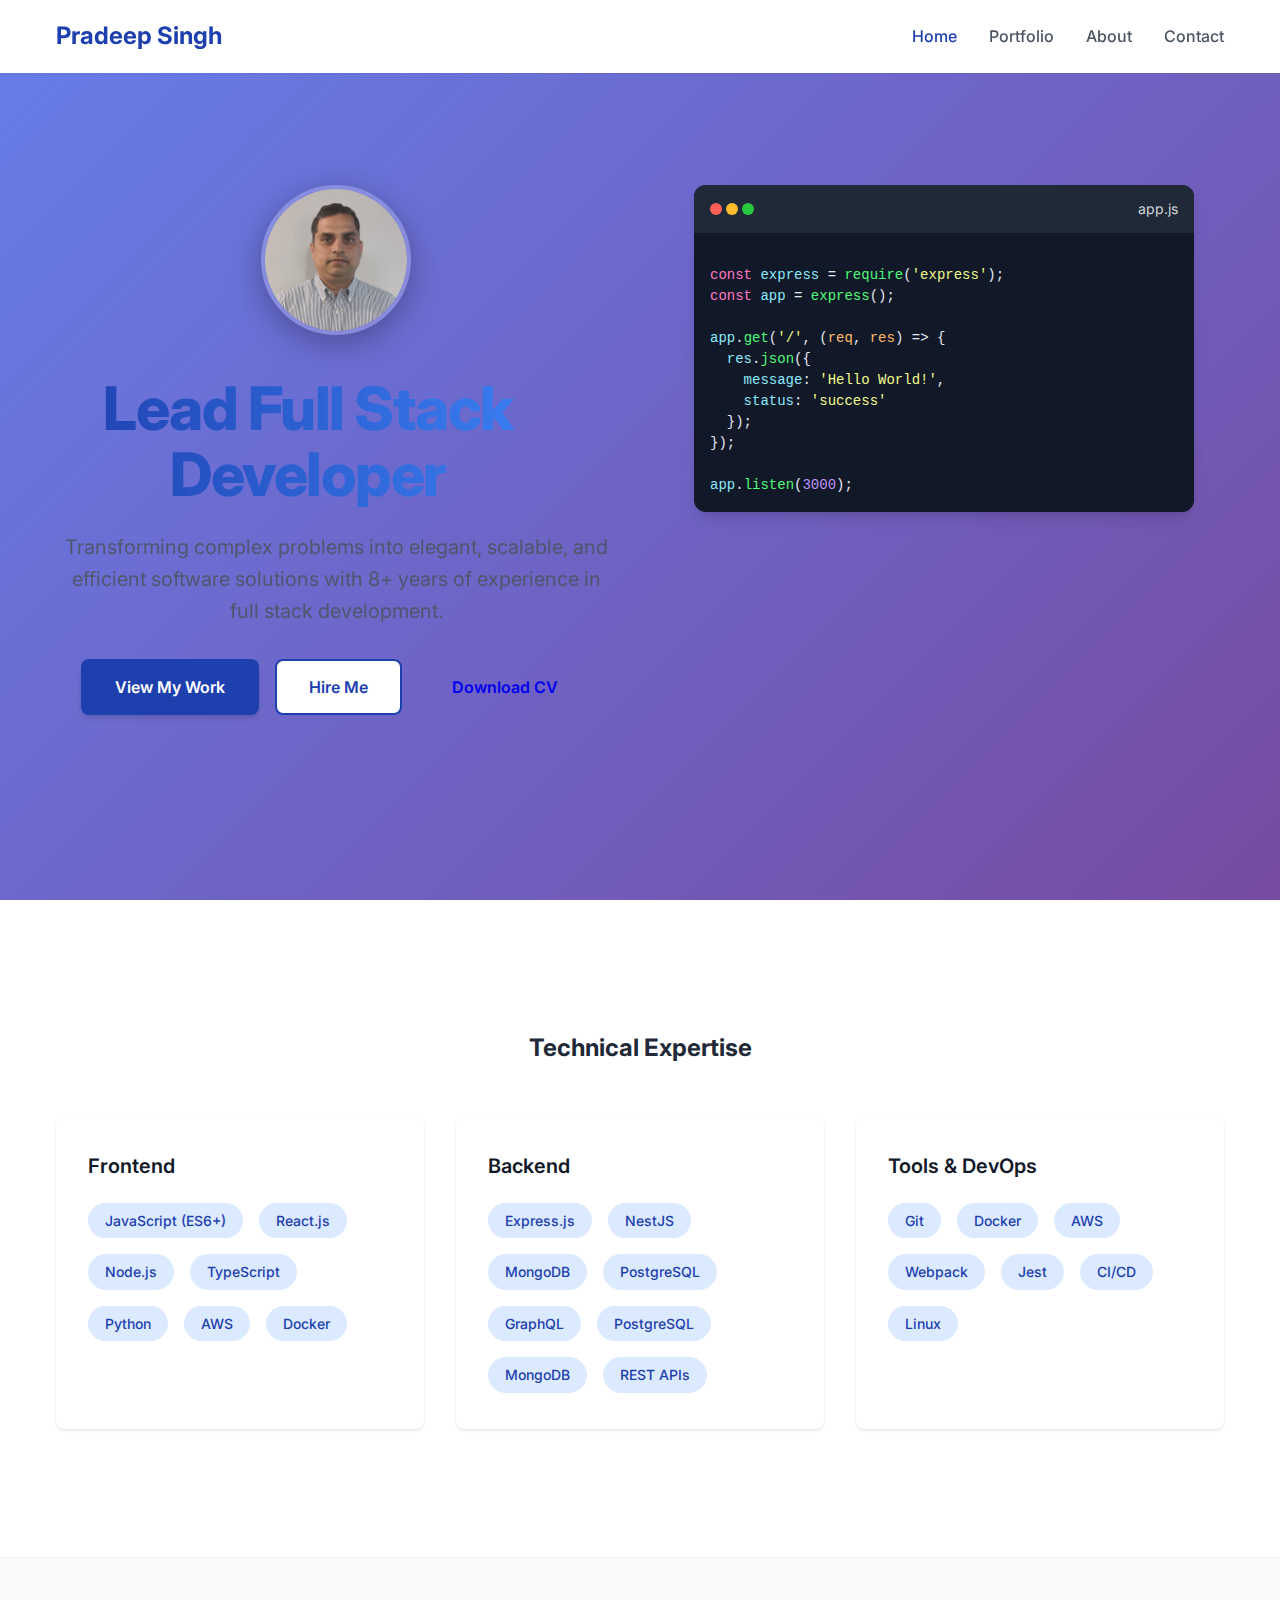
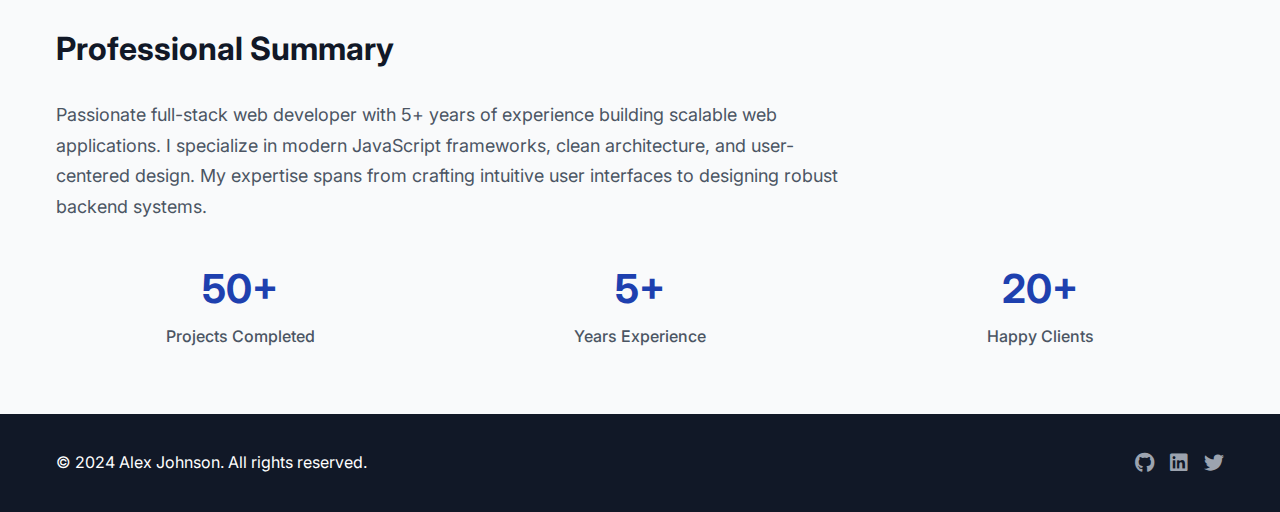
<file: index.html>
<!DOCTYPE html>
<html lang="en">
<head>
    <meta charset="UTF-8">
    <meta name="viewport" content="width=device-width, initial-scale=1.0">
    <title>Pradeep Singh - Lead Full Stack Developer</title>
    <link rel="stylesheet" href="styles.css">
    <link href="https://fonts.googleapis.com/css2?family=Inter:wght@300;400;500;600;700&display=swap" rel="stylesheet">
    <link rel="stylesheet" href="https://cdnjs.cloudflare.com/ajax/libs/font-awesome/6.0.0/css/all.min.css">
</head>
<body>
    <nav class="navbar">
        <div class="nav-container">
            <div class="nav-logo">
                <a href="index.html">Pradeep Singh</a>
            </div>
            <ul class="nav-menu">
                <li class="nav-item">
                    <a href="index.html" class="nav-link active">Home</a>
                </li>
                <li class="nav-item">
                    <a href="portfolio.html" class="nav-link">Portfolio</a>
                </li>
                <li class="nav-item">
                    <a href="about.html" class="nav-link">About</a>
                </li>
                <li class="nav-item">
                    <a href="contact.html" class="nav-link">Contact</a>
                </li>
            </ul>
            <div class="hamburger">
                <span class="bar"></span>
                <span class="bar"></span>
                <span class="bar"></span>
            </div>
        </div>
    </nav>

    <main>
        <section class="hero">
            <div class="container">
                <div class="hero-content">
                    <div class="hero-profile">
                        <img src="pradeep.jpg" alt="Pradeep Singh" class="hero-photo">
                    </div>
                    <h1 class="hero-title">Lead Full Stack Developer</h1>
                    <p class="hero-subtitle">Transforming complex problems into elegant, scalable, and efficient software solutions with 8+ years of experience in full stack development.</p>
                    <div class="hero-buttons">
                        <a href="portfolio.html" class="btn btn-primary">View My Work</a>
                        <a href="contact.html" class="btn btn-secondary">Hire Me</a>
                        <a href="Resume_Pradeep_Lead_upd.pdf" class="btn btn-outline" download>Download CV</a>
                    </div>
                </div>
                <div class="hero-image">
                    <div class="code-preview">
                        <div class="code-header">
                            <div class="code-dots">
                                <span></span>
                                <span></span>
                                <span></span>
                            </div>
                            <span class="code-title">app.js</span>
                        </div>
                        <div class="code-content">
                            <pre><code><span class="keyword">const</span> <span class="variable">express</span> = <span class="function">require</span>(<span class="string">'express'</span>);
<span class="keyword">const</span> <span class="variable">app</span> = <span class="function">express</span>();

<span class="variable">app</span>.<span class="method">get</span>(<span class="string">'/'</span>, (<span class="parameter">req</span>, <span class="parameter">res</span>) => {
  <span class="variable">res</span>.<span class="method">json</span>({
    <span class="property">message</span>: <span class="string">'Hello World!'</span>,
    <span class="property">status</span>: <span class="string">'success'</span>
  });
});

<span class="variable">app</span>.<span class="method">listen</span>(<span class="number">3000</span>);</code></pre>
                        </div>
                    </div>
                </div>
            </div>
        </section>

        <section class="skills">
            <div class="container">
                <h2 class="section-title">Technical Expertise</h2>
                <div class="skills-grid">
                    <div class="skill-category">
                        <h3>Frontend</h3>
                        <div class="skill-tags">
                            <span class="skill-tag">JavaScript (ES6+)</span>
                            <span class="skill-tag">React.js</span>
                            <span class="skill-tag">Node.js</span>
                            <span class="skill-tag">TypeScript</span>
                            <span class="skill-tag">Python</span>
                            <span class="skill-tag">AWS</span>
                            <span class="skill-tag">Docker</span>
                        </div>
                    </div>
                    <div class="skill-category">
                        <h3>Backend</h3>
                        <div class="skill-tags">
                            <span class="skill-tag">Express.js</span>
                            <span class="skill-tag">NestJS</span>
                            <span class="skill-tag">MongoDB</span>
                            <span class="skill-tag">PostgreSQL</span>
                            <span class="skill-tag">GraphQL</span>
                            <span class="skill-tag">PostgreSQL</span>
                            <span class="skill-tag">MongoDB</span>
                            <span class="skill-tag">REST APIs</span>
                        </div>
                    </div>
                    <div class="skill-category">
                        <h3>Tools & DevOps</h3>
                        <div class="skill-tags">
                            <span class="skill-tag">Git</span>
                            <span class="skill-tag">Docker</span>
                            <span class="skill-tag">AWS</span>
                            <span class="skill-tag">Webpack</span>
                            <span class="skill-tag">Jest</span>
                            <span class="skill-tag">CI/CD</span>
                            <span class="skill-tag">Linux</span>
                        </div>
                    </div>
                </div>
            </div>
        </section>

        <section class="summary">
            <div class="container">
                <div class="summary-content">
                    <h2>Professional Summary</h2>
                    <p>Passionate full-stack web developer with 5+ years of experience building scalable web applications. I specialize in modern JavaScript frameworks, clean architecture, and user-centered design. My expertise spans from crafting intuitive user interfaces to designing robust backend systems.</p>
                    <div class="summary-stats">
                        <div class="stat">
                            <span class="stat-number">50+</span>
                            <span class="stat-label">Projects Completed</span>
                        </div>
                        <div class="stat">
                            <span class="stat-number">5+</span>
                            <span class="stat-label">Years Experience</span>
                        </div>
                        <div class="stat">
                            <span class="stat-number">20+</span>
                            <span class="stat-label">Happy Clients</span>
                        </div>
                    </div>
                </div>
            </div>
        </section>
    </main>

    <footer class="footer">
        <div class="container">
            <div class="footer-content">
                <p>&copy; 2024 Alex Johnson. All rights reserved.</p>
                <div class="social-links">
                    <a href="#" class="social-link"><i class="fab fa-github"></i></a>
                    <a href="#" class="social-link"><i class="fab fa-linkedin"></i></a>
                    <a href="#" class="social-link"><i class="fab fa-twitter"></i></a>
                </div>
            </div>
        </div>
    </footer>

    <script src="script.js"></script>
</body>
</html>
</file>
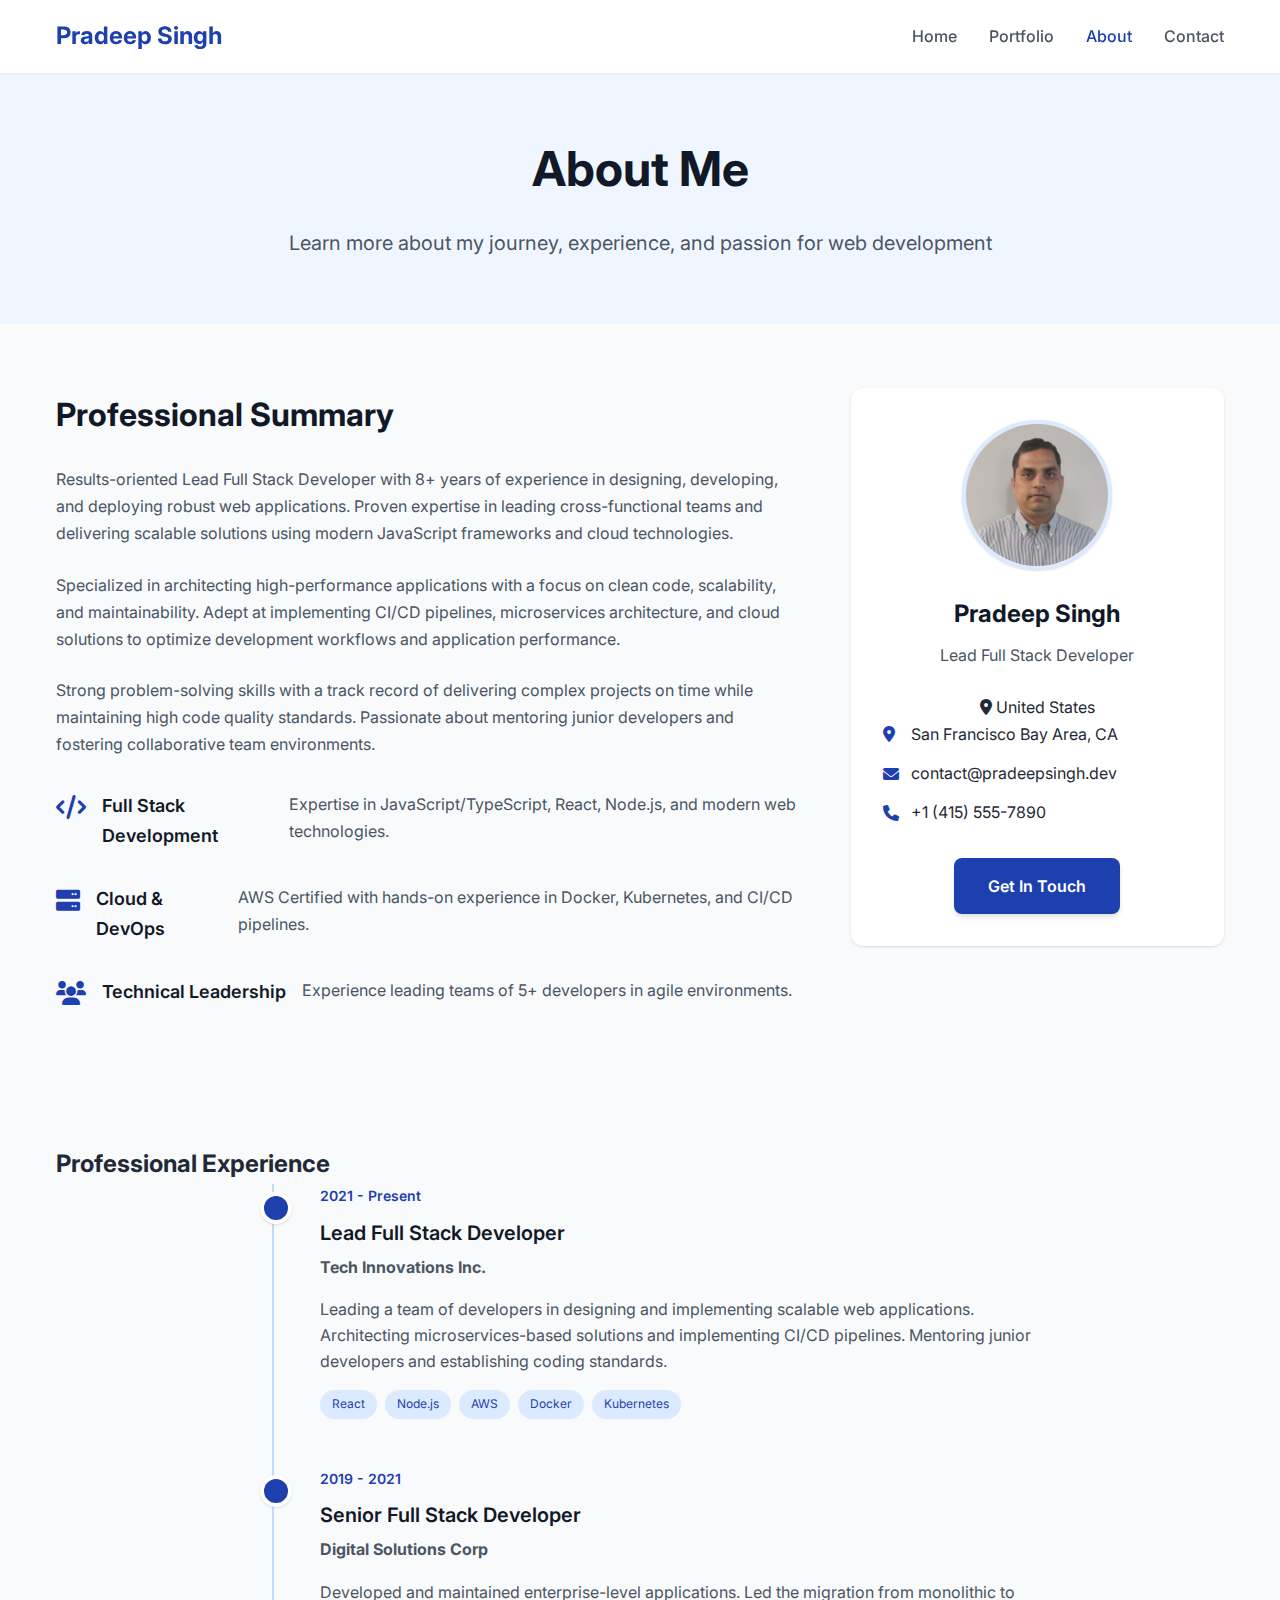
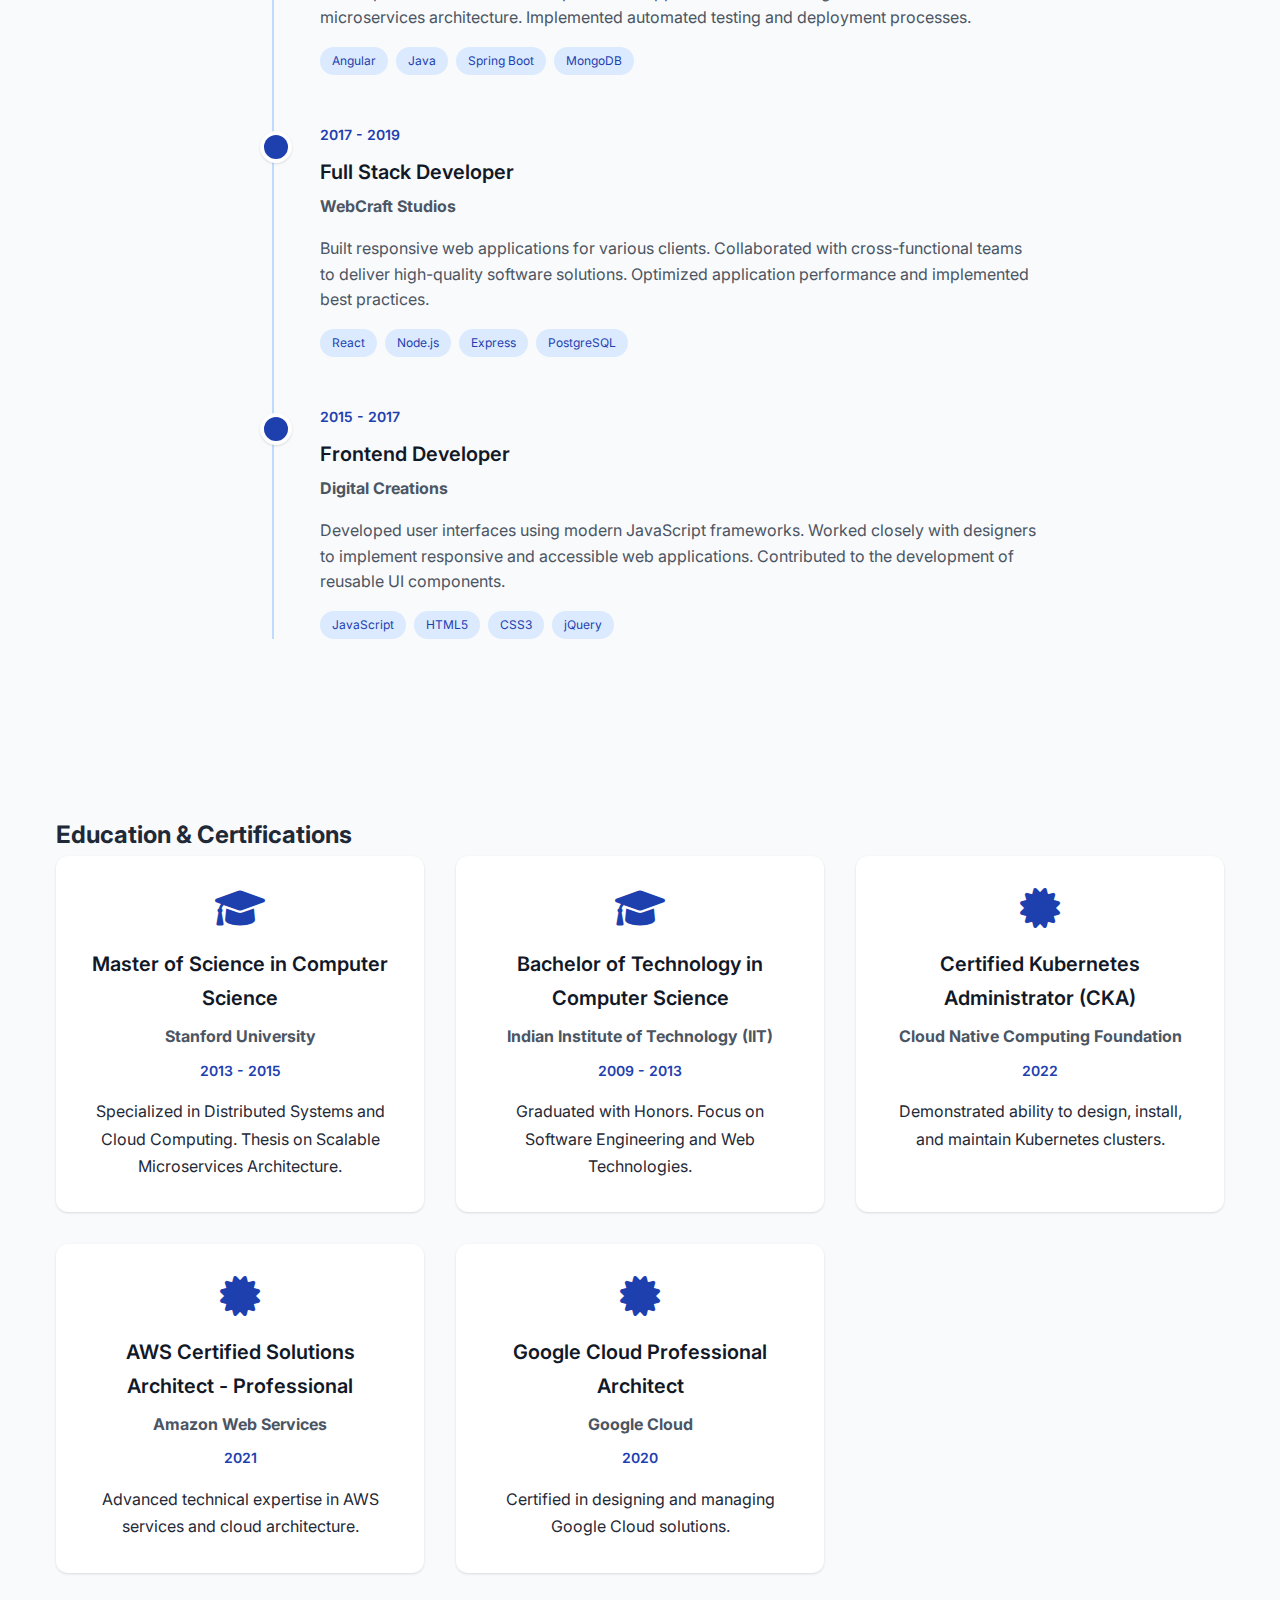
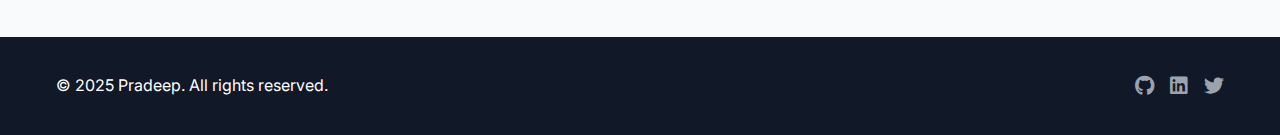
<file: about.html>
<!DOCTYPE html>
<html lang="en">
<head>
    <meta charset="UTF-8">
    <meta name="viewport" content="width=device-width, initial-scale=1.0">
    <title>About - Pradeep Singh</title>
    <link rel="stylesheet" href="styles.css">
    <link href="https://fonts.googleapis.com/css2?family=Inter:wght@300;400;500;600;700&display=swap" rel="stylesheet">
    <link rel="stylesheet" href="https://cdnjs.cloudflare.com/ajax/libs/font-awesome/6.0.0/css/all.min.css">
</head>
<body>
    <nav class="navbar">
        <div class="nav-container">
            <div class="nav-logo">
                <a href="index.html">Pradeep Singh</a>
            </div>
            <ul class="nav-menu">
                <li class="nav-item">
                    <a href="index.html" class="nav-link">Home</a>
                </li>
                <li class="nav-item">
                    <a href="portfolio.html" class="nav-link">Portfolio</a>
                </li>
                <li class="nav-item">
                    <a href="about.html" class="nav-link active">About</a>
                </li>
                <li class="nav-item">
                    <a href="contact.html" class="nav-link">Contact</a>
                </li>
            </ul>
            <div class="hamburger">
                <span class="bar"></span>
                <span class="bar"></span>
                <span class="bar"></span>
            </div>
        </div>
    </nav>

    <main>
        <section class="page-header">
            <div class="container">
                <h1>About Me</h1>
                <p>Learn more about my journey, experience, and passion for web development</p>
            </div>
        </section>

        <section class="about-content">
            <div class="container">
                <div class="about-grid">
                    <div class="about-text">
                        <h2>Professional Summary</h2>
                        <p>Results-oriented Lead Full Stack Developer with 8+ years of experience in designing, developing, and deploying robust web applications. Proven expertise in leading cross-functional teams and delivering scalable solutions using modern JavaScript frameworks and cloud technologies.</p>
                    
                        <p>Specialized in architecting high-performance applications with a focus on clean code, scalability, and maintainability. Adept at implementing CI/CD pipelines, microservices architecture, and cloud solutions to optimize development workflows and application performance.</p>

                        <p>Strong problem-solving skills with a track record of delivering complex projects on time while maintaining high code quality standards. Passionate about mentoring junior developers and fostering collaborative team environments.</p>

                        <div class="about-highlights">
                            <div class="highlight">
                                <i class="fas fa-code"></i>
                                <h3>Full Stack Development</h3>
                                <p>Expertise in JavaScript/TypeScript, React, Node.js, and modern web technologies.</p>
                            </div>
                            <div class="highlight">
                                <i class="fas fa-server"></i>
                                <h3>Cloud & DevOps</h3>
                                <p>AWS Certified with hands-on experience in Docker, Kubernetes, and CI/CD pipelines.</p>
                            </div>
                            <div class="highlight">
                                <i class="fas fa-users"></i>
                                <h3>Technical Leadership</h3>
                                <p>Experience leading teams of 5+ developers in agile environments.</p>
                            </div>
                        </div>
                    </div>
                    
                    <div class="about-sidebar">
                        <div class="profile-card">
                            <div class="profile-avatar">
                                <div class="profile-photo-container">
                                    <img src="pradeep.jpg" alt="Pradeep's Photo" class="profile-photo" onerror="this.onerror=null; this.style.display='none'; this.nextElementSibling.style.display='block';">
                                    <i class="fas fa-user-circle" style="display: none;"></i>
                                </div>
                            </div>
                            <h3>Pradeep Singh</h3>
                            <p class="profile-title">Lead Full Stack Developer</p>
                            <p class="profile-location"><i class="fas fa-map-marker-alt"></i> United States</p>
                            <div class="profile-info">
                                <div class="info-item">
                                    <i class="fas fa-map-marker-alt"></i>
<span>San Francisco Bay Area, CA</span>
                                </div>
                                <div class="info-item">
                                    <i class="fas fa-envelope"></i>
<span>contact@pradeepsingh.dev</span>
                                </div>
                                <div class="info-item">
                                    <i class="fas fa-phone"></i>
<span>+1 (415) 555-7890</span>
                                </div>
                            </div>
                            <a href="contact.html" class="btn btn-primary">Get In Touch</a>
                        </div>
                    </div>
                </div>
            </div>
        </section>

        <section class="experience">
            <div class="container">
                <h2 class="section-title">Professional Experience</h2>
                <div class="timeline">
                    <div class="timeline-item">
                        <div class="timeline-date">2021 - Present</div>
                        <div class="timeline-content">
                            <h3>Lead Full Stack Developer</h3>
                            <h4>Tech Innovations Inc.</h4>
                            <p>Leading a team of developers in designing and implementing scalable web applications. Architecting microservices-based solutions and implementing CI/CD pipelines. Mentoring junior developers and establishing coding standards.</p>
                            <div class="timeline-skills">
                                <span>React</span>
                                <span>Node.js</span>
                                <span>AWS</span>
                                <span>Docker</span>
                                <span>Kubernetes</span>
                            </div>
                        </div>
                    </div>

                    <div class="timeline-item">
                        <div class="timeline-date">2019 - 2021</div>
                        <div class="timeline-content">
                            <h3>Senior Full Stack Developer</h3>
                            <h4>Digital Solutions Corp</h4>
                            <p>Developed and maintained enterprise-level applications. Led the migration from monolithic to microservices architecture. Implemented automated testing and deployment processes.</p>
                            <div class="timeline-skills">
                                <span>Angular</span>
                                <span>Java</span>
                                <span>Spring Boot</span>
                                <span>MongoDB</span>
                            </div>
                        </div>
                    </div>

                    <div class="timeline-item">
                        <div class="timeline-date">2017 - 2019</div>
                        <div class="timeline-content">
                            <h3>Full Stack Developer</h3>
                            <h4>WebCraft Studios</h4>
                            <p>Built responsive web applications for various clients. Collaborated with cross-functional teams to deliver high-quality software solutions. Optimized application performance and implemented best practices.</p>
                            <div class="timeline-skills">
                                <span>React</span>
                                <span>Node.js</span>
                                <span>Express</span>
                                <span>PostgreSQL</span>
                            </div>
                        </div>
                    </div>

                    <div class="timeline-item">
                        <div class="timeline-date">2015 - 2017</div>
                        <div class="timeline-content">
                            <h3>Frontend Developer</h3>
                            <h4>Digital Creations</h4>
                            <p>Developed user interfaces using modern JavaScript frameworks. Worked closely with designers to implement responsive and accessible web applications. Contributed to the development of reusable UI components.</p>
                            <div class="timeline-skills">
                                <span>JavaScript</span>
                                <span>HTML5</span>
                                <span>CSS3</span>
                                <span>jQuery</span>
                            </div>
                        </div>
                    </div>
                </div>
            </div>
        </section>

        <section class="education">
            <div class="container">
                <h2 class="section-title">Education & Certifications</h2>
                <div class="education-grid">
                    <div class="education-item">
                        <div class="education-icon">
                            <i class="fas fa-graduation-cap"></i>
                        </div>
                        <h3>Master of Science in Computer Science</h3>
                        <h4>Stanford University</h4>
                        <p class="education-date">2013 - 2015</p>
                        <p>Specialized in Distributed Systems and Cloud Computing. Thesis on Scalable Microservices Architecture.</p>
                    </div>

                    <div class="education-item">
                        <div class="education-icon">
                            <i class="fas fa-graduation-cap"></i>
                        </div>
                        <h3>Bachelor of Technology in Computer Science</h3>
                        <h4>Indian Institute of Technology (IIT)</h4>
                        <p class="education-date">2009 - 2013</p>
                        <p>Graduated with Honors. Focus on Software Engineering and Web Technologies.</p>
                    </div>

                    <div class="education-item">
                        <div class="education-icon">
                            <i class="fas fa-certificate"></i>
                        </div>
                        <h3>Certified Kubernetes Administrator (CKA)</h3>
                        <h4>Cloud Native Computing Foundation</h4>
                        <p class="education-date">2022</p>
                        <p>Demonstrated ability to design, install, and maintain Kubernetes clusters.</p>
                    </div>

                    <div class="education-item">
                        <div class="education-icon">
                            <i class="fas fa-certificate"></i>
                        </div>
                        <h3>AWS Certified Solutions Architect - Professional</h3>
                        <h4>Amazon Web Services</h4>
                        <p class="education-date">2021</p>
                        <p>Advanced technical expertise in AWS services and cloud architecture.</p>
                    </div>

                    <div class="education-item">
                        <div class="education-icon">
                            <i class="fas fa-certificate"></i>
                        </div>
                        <h3>Google Cloud Professional Architect</h3>
                        <h4>Google Cloud</h4>
                        <p class="education-date">2020</p>
                        <p>Certified in designing and managing Google Cloud solutions.</p>
                    </div>
                </div>
            </div>
        </section>
    </main>

    <footer class="footer">
        <div class="container">
            <div class="footer-content">
                <p>&copy; 2025 Pradeep. All rights reserved.</p>
                <div class="social-links">
                    <a href="#" class="social-link"><i class="fab fa-github"></i></a>
                    <a href="#" class="social-link"><i class="fab fa-linkedin"></i></a>
                    <a href="#" class="social-link"><i class="fab fa-twitter"></i></a>
                </div>
            </div>
        </div>
    </footer>

    <script src="script.js"></script>
</body>
</html>
</file>
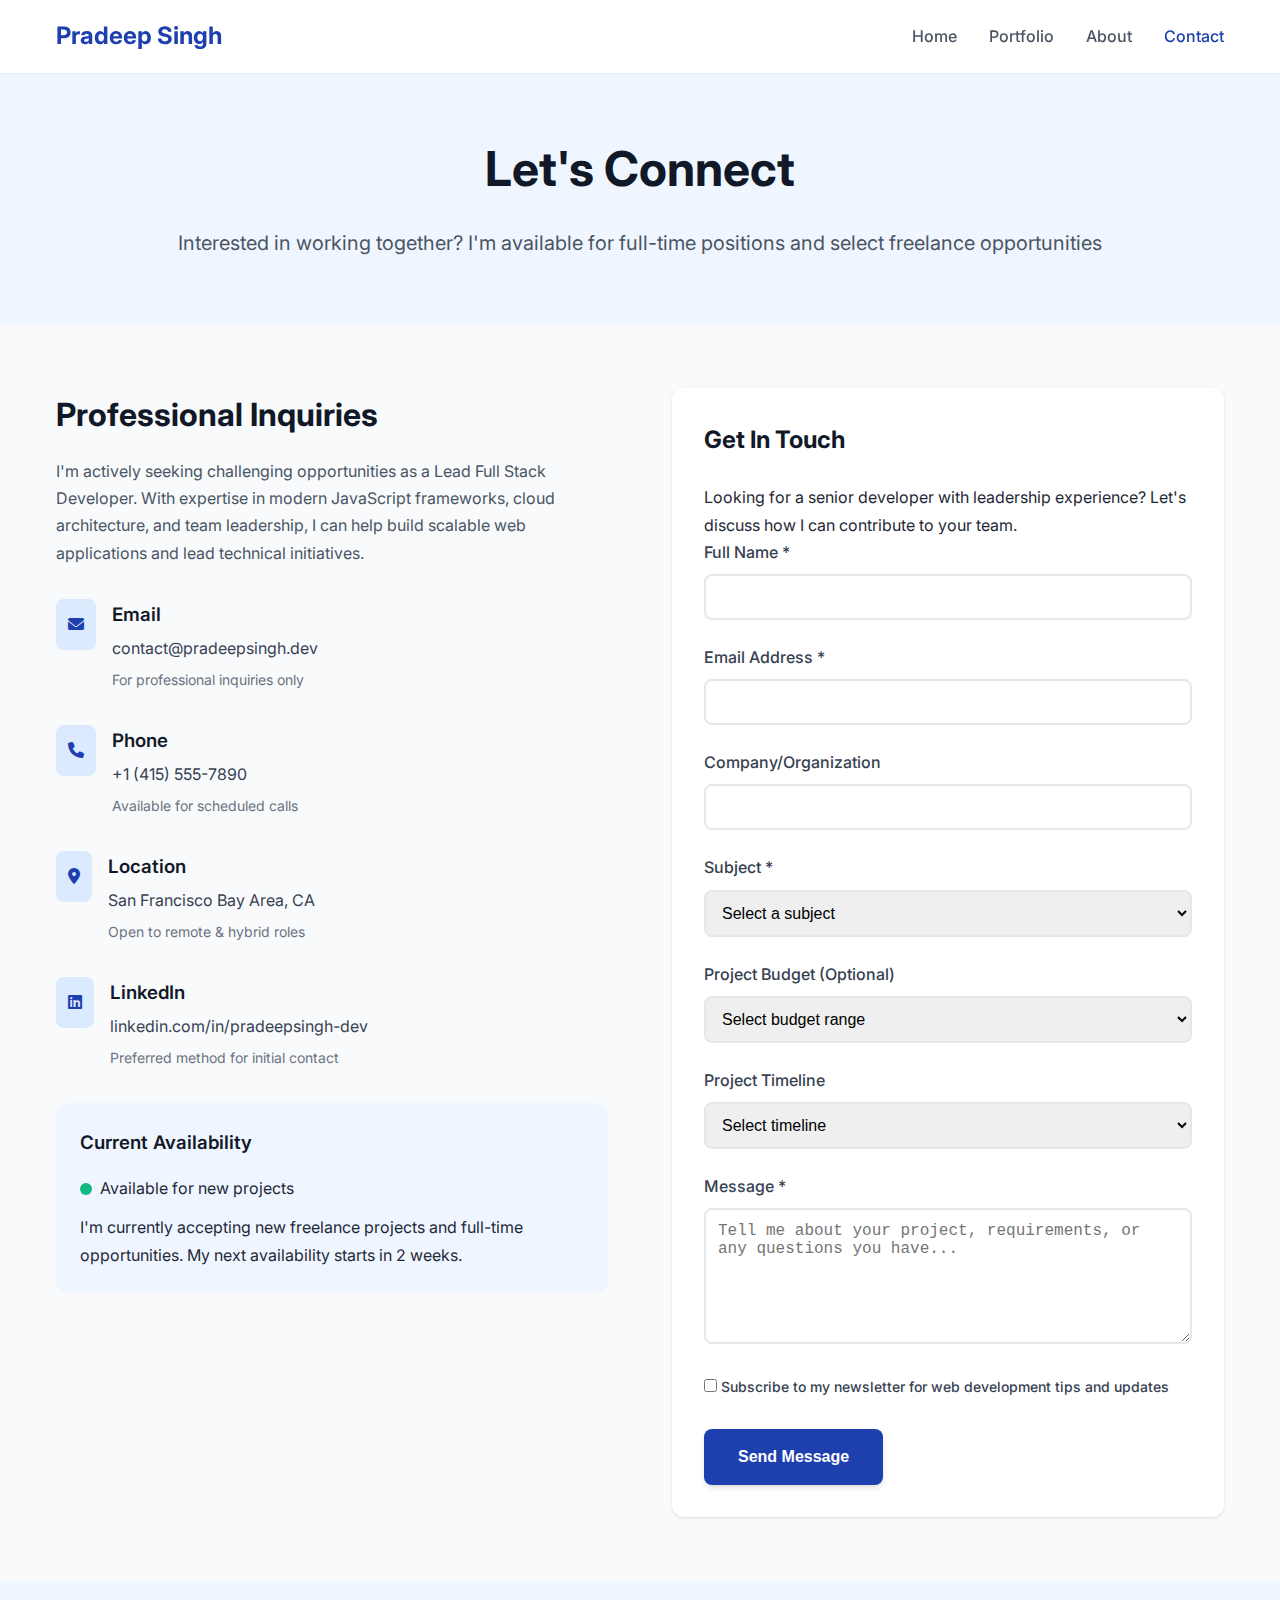
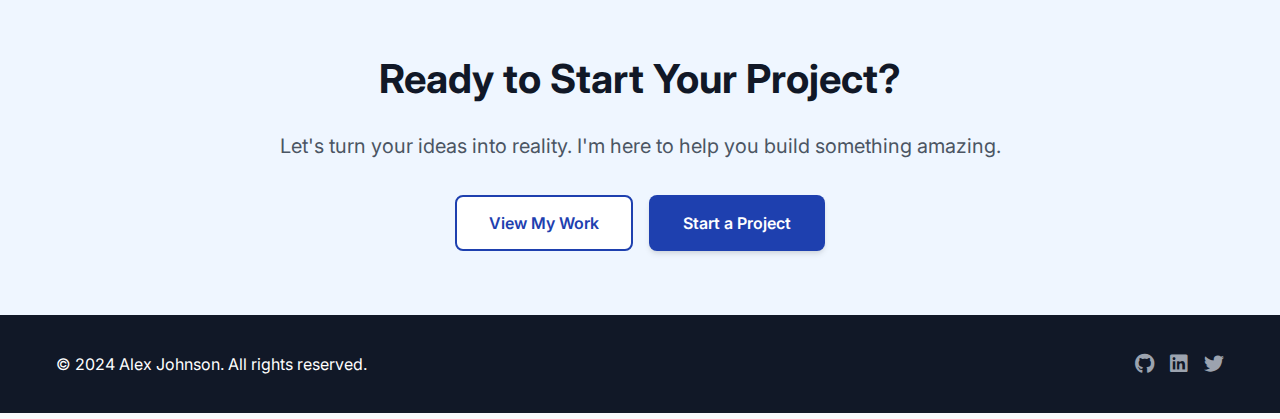
<file: contact.html>
<!DOCTYPE html>
<html lang="en">
<head>
    <meta charset="UTF-8">
    <meta name="viewport" content="width=device-width, initial-scale=1.0">
    <title>Contact - Pradeep Singh | Lead Full Stack Developer</title>
    <link rel="stylesheet" href="styles.css">
    <link href="https://fonts.googleapis.com/css2?family=Inter:wght@300;400;500;600;700&display=swap" rel="stylesheet">
    <link rel="stylesheet" href="https://cdnjs.cloudflare.com/ajax/libs/font-awesome/6.0.0/css/all.min.css">
</head>
<body>
    <nav class="navbar">
        <div class="nav-container">
            <div class="nav-logo">
                <a href="index.html">Pradeep Singh</a>
            </div>
            <ul class="nav-menu">
                <li class="nav-item">
                    <a href="index.html" class="nav-link">Home</a>
                </li>
                <li class="nav-item">
                    <a href="portfolio.html" class="nav-link">Portfolio</a>
                </li>
                <li class="nav-item">
                    <a href="about.html" class="nav-link">About</a>
                </li>
                <li class="nav-item">
                    <a href="contact.html" class="nav-link active">Contact</a>
                </li>
            </ul>
            <div class="hamburger">
                <span class="bar"></span>
                <span class="bar"></span>
                <span class="bar"></span>
            </div>
        </div>
    </nav>

    <main>
        <section class="page-header">
            <div class="container">
                <h1>Let's Connect</h1>
                <p>Interested in working together? I'm available for full-time positions and select freelance opportunities</p>
            </div>
        </section>

        <section class="contact">
            <div class="container">
                <div class="contact-grid">
                    <div class="contact-info">
                        <h2>Professional Inquiries</h2>
                        <p>I'm actively seeking challenging opportunities as a Lead Full Stack Developer. With expertise in modern JavaScript frameworks, cloud architecture, and team leadership, I can help build scalable web applications and lead technical initiatives.</p>
                        
                        <div class="contact-methods">
                            <div class="contact-method">
                                <div class="contact-icon">
                                    <i class="fas fa-envelope"></i>
                                </div>
                                <div class="contact-details">
                                    <h3>Email</h3>
                                    <p>contact@pradeepsingh.dev</p>
                                    <span>For professional inquiries only</span>
                                </div>
                            </div>

                            <div class="contact-method">
                                <div class="contact-icon">
                                    <i class="fas fa-phone"></i>
                                </div>
                                <div class="contact-details">
                                    <h3>Phone</h3>
                                    <p>+1 (415) 555-7890</p>
                                    <span>Available for scheduled calls</span>
                                </div>
                            </div>

                            <div class="contact-method">
                                <div class="contact-icon">
                                    <i class="fas fa-map-marker-alt"></i>
                                </div>
                                <div class="contact-details">
                                    <h3>Location</h3>
                                    <p>San Francisco Bay Area, CA</p>
                                    <span>Open to remote & hybrid roles</span>
                                </div>
                            </div>

                            <div class="contact-method">
                                <div class="contact-icon">
                                    <i class="fab fa-linkedin"></i>
                                </div>
                                <div class="contact-details">
                                    <h3>LinkedIn</h3>
                                    <p>linkedin.com/in/pradeepsingh-dev</p>
                                    <span>Preferred method for initial contact</span>
                                </div>
                            </div>
                        </div>

                        <div class="availability">
                            <h3>Current Availability</h3>
                            <div class="availability-status">
                                <div class="status-indicator available"></div>
                                <span>Available for new projects</span>
                            </div>
                            <p>I'm currently accepting new freelance projects and full-time opportunities. My next availability starts in 2 weeks.</p>
                        </div>
                    </div>

                    <div class="contact-form-container">
                        <form class="contact-form" id="contactForm">
                            <h2>Get In Touch</h2>
                            <p class="form-intro">Looking for a senior developer with leadership experience? Let's discuss how I can contribute to your team.</p>
                            
                            <div class="form-group">
                                <label for="name">Full Name *</label>
                                <input type="text" id="name" name="name" required>
                            </div>

                            <div class="form-group">
                                <label for="email">Email Address *</label>
                                <input type="email" id="email" name="email" required>
                            </div>

                            <div class="form-group">
                                <label for="company">Company/Organization</label>
                                <input type="text" id="company" name="company">
                            </div>

                            <div class="form-group">
                                <label for="subject">Subject *</label>
                                <select id="subject" name="subject" required>
                                    <option value="">Select a subject</option>
                                    <option value="freelance">Freelance Project</option>
                                    <option value="fulltime">Full-time Opportunity</option>
                                    <option value="consultation">Consultation</option>
                                    <option value="collaboration">Collaboration</option>
                                    <option value="other">Other</option>
                                </select>
                            </div>

                            <div class="form-group">
                                <label for="budget">Project Budget (Optional)</label>
                                <select id="budget" name="budget">
                                    <option value="">Select budget range</option>
                                    <option value="under-5k">Under $5,000</option>
                                    <option value="5k-10k">$5,000 - $10,000</option>
                                    <option value="10k-25k">$10,000 - $25,000</option>
                                    <option value="25k-50k">$25,000 - $50,000</option>
                                    <option value="over-50k">$50,000+</option>
                                </select>
                            </div>

                            <div class="form-group">
                                <label for="timeline">Project Timeline</label>
                                <select id="timeline" name="timeline">
                                    <option value="">Select timeline</option>
                                    <option value="asap">ASAP</option>
                                    <option value="1-month">Within 1 month</option>
                                    <option value="2-3-months">2-3 months</option>
                                    <option value="3-6-months">3-6 months</option>
                                    <option value="flexible">Flexible</option>
                                </select>
                            </div>

                            <div class="form-group">
                                <label for="message">Message *</label>
                                <textarea id="message" name="message" rows="6" placeholder="Tell me about your project, requirements, or any questions you have..." required></textarea>
                            </div>

                            <div class="form-group checkbox-group">
                                <label class="checkbox-label">
                                    <input type="checkbox" id="newsletter" name="newsletter">
                                    <span class="checkmark"></span>
                                    Subscribe to my newsletter for web development tips and updates
                                </label>
                            </div>

                            <button type="submit" class="btn btn-primary">
                                <span class="btn-text">Send Message</span>
                                <span class="btn-loading">
                                    <i class="fas fa-spinner fa-spin"></i>
                                    Sending...
                                </span>
                            </button>

                            <div class="form-message" id="formMessage"></div>
                        </form>
                    </div>
                </div>
            </div>
        </section>

        <section class="cta">
            <div class="container">
                <div class="cta-content">
                    <h2>Ready to Start Your Project?</h2>
                    <p>Let's turn your ideas into reality. I'm here to help you build something amazing.</p>
                    <div class="cta-buttons">
                        <a href="portfolio.html" class="btn btn-secondary">View My Work</a>
                        <a href="#contactForm" class="btn btn-primary">Start a Project</a>
                    </div>
                </div>
            </div>
        </section>
    </main>

    <footer class="footer">
        <div class="container">
            <div class="footer-content">
                <p>&copy; 2024 Alex Johnson. All rights reserved.</p>
                <div class="social-links">
                    <a href="#" class="social-link"><i class="fab fa-github"></i></a>
                    <a href="#" class="social-link"><i class="fab fa-linkedin"></i></a>
                    <a href="#" class="social-link"><i class="fab fa-twitter"></i></a>
                </div>
            </div>
        </div>
    </footer>

    <script src="script.js"></script>
</body>
</html>
</file>
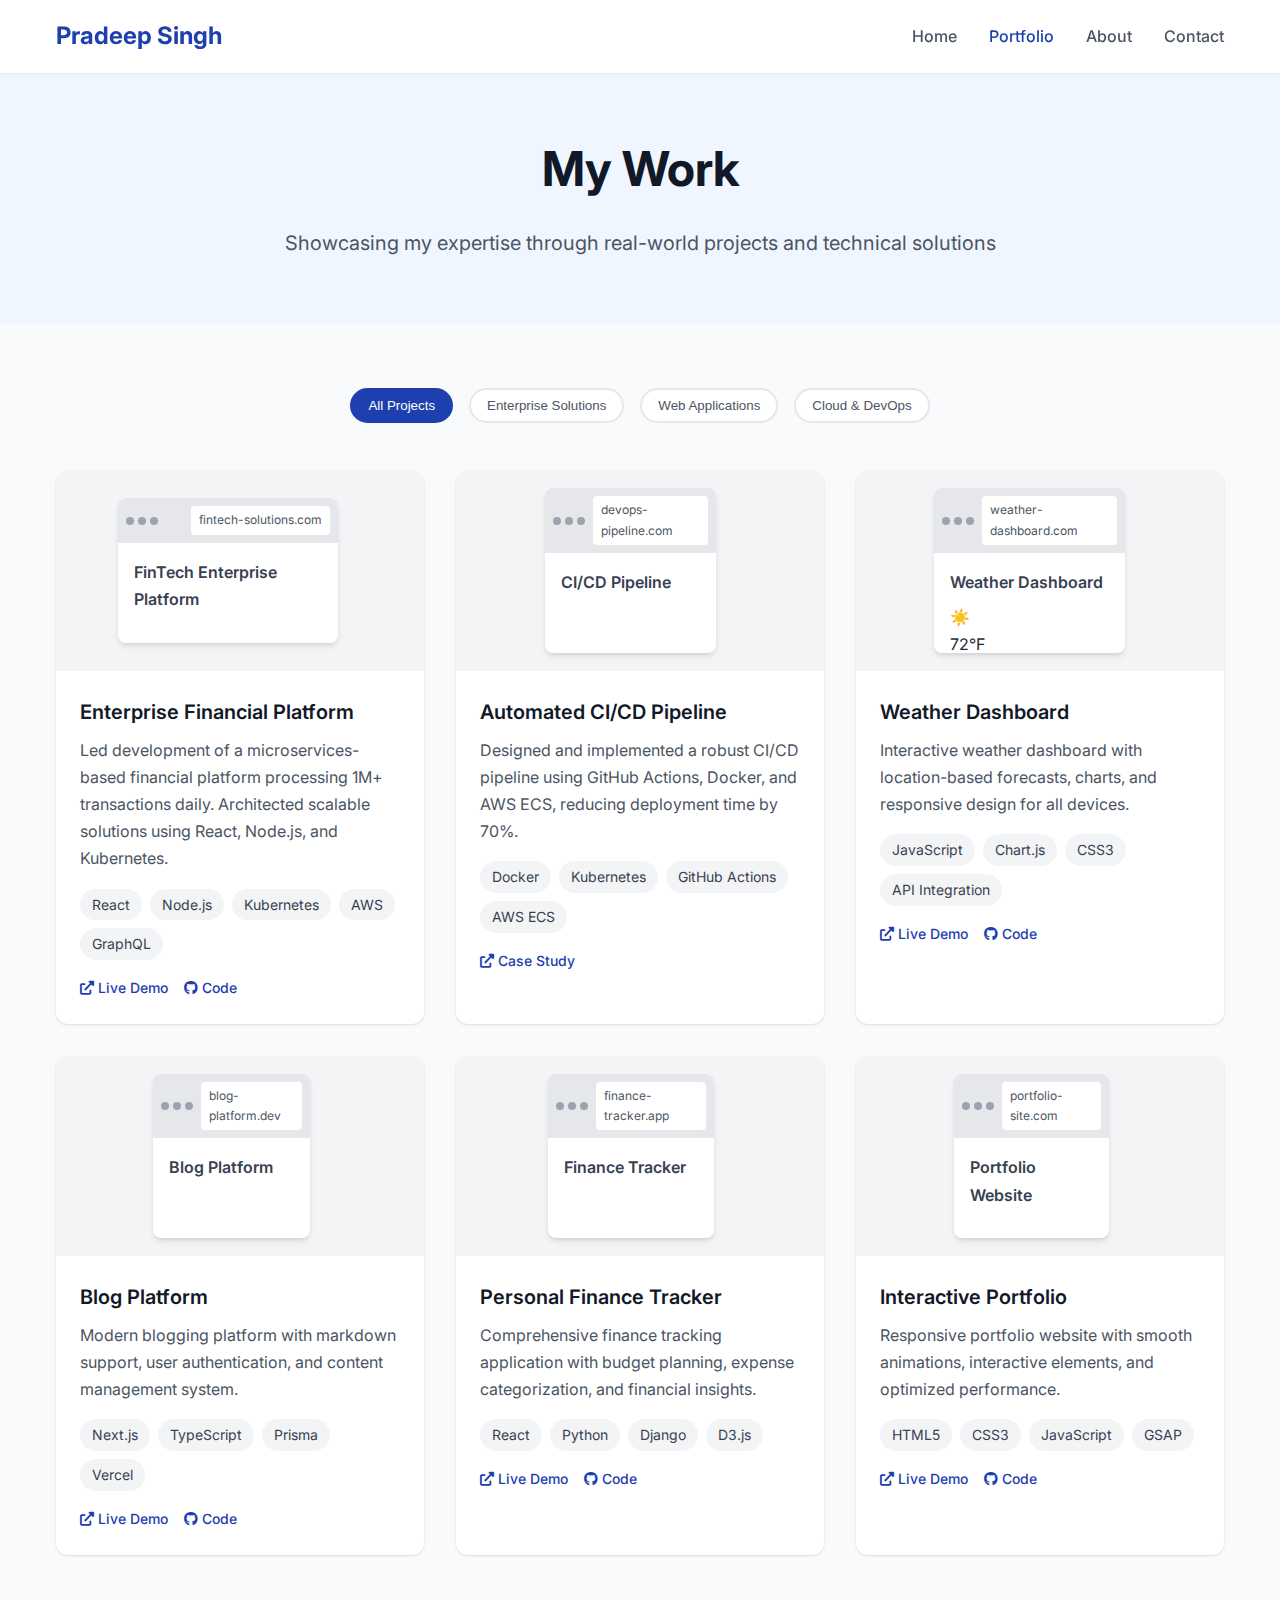
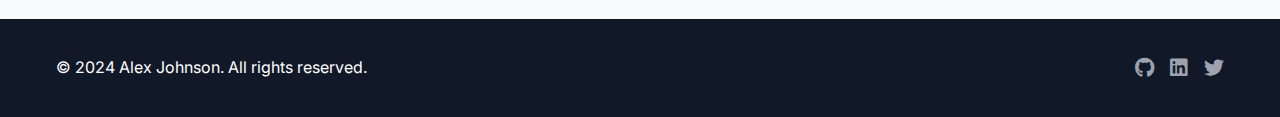
<file: portfolio.html>
<!DOCTYPE html>
<html lang="en">
<head>
    <meta charset="UTF-8">
    <meta name="viewport" content="width=device-width, initial-scale=1.0">
    <title>Portfolio - Pradeep Singh | Lead Full Stack Developer</title>
    <link rel="stylesheet" href="styles.css">
    <link href="https://fonts.googleapis.com/css2?family=Inter:wght@300;400;500;600;700&display=swap" rel="stylesheet">
    <link rel="stylesheet" href="https://cdnjs.cloudflare.com/ajax/libs/font-awesome/6.0.0/css/all.min.css">
</head>
<body>
    <nav class="navbar">
        <div class="nav-container">
            <div class="nav-logo">
                <a href="index.html">Pradeep Singh</a>
            </div>
            <ul class="nav-menu">
                <li class="nav-item">
                    <a href="index.html" class="nav-link">Home</a>
                </li>
                <li class="nav-item">
                    <a href="portfolio.html" class="nav-link active">Portfolio</a>
                </li>
                <li class="nav-item">
                    <a href="about.html" class="nav-link">About</a>
                </li>
                <li class="nav-item">
                    <a href="contact.html" class="nav-link">Contact</a>
                </li>
            </ul>
            <div class="hamburger">
                <span class="bar"></span>
                <span class="bar"></span>
                <span class="bar"></span>
            </div>
        </div>
    </nav>

    <main>
        <section class="page-header">
            <div class="container">
                <h1>My Work</h1>
                <p>Showcasing my expertise through real-world projects and technical solutions</p>
            </div>
        </section>

        <section class="portfolio">
            <div class="container">
                <div class="portfolio-filters">
                    <button class="filter-btn active" data-filter="all">All Projects</button>
                    <button class="filter-btn" data-filter="enterprise">Enterprise Solutions</button>
                    <button class="filter-btn" data-filter="web-app">Web Applications</button>
                    <button class="filter-btn" data-filter="cloud">Cloud & DevOps</button>
                </div>

                <div class="portfolio-grid">
                    <div class="portfolio-item" data-category="enterprise">
                        <div class="portfolio-image">
                            <div class="project-preview">
                                <div class="browser-mockup">
                                    <div class="browser-header">
                                        <div class="browser-dots">
                                            <span></span>
                                            <span></span>
                                            <span></span>
                                        </div>
                                        <div class="browser-url">fintech-solutions.com</div>
                                    </div>
                                    <div class="browser-content">
                                        <div class="mockup-header">FinTech Enterprise Platform</div>
                                        <div class="mockup-tasks">
                                            <div class="mockup-task completed"></div>
                                            <div class="mockup-task"></div>
                                            <div class="mockup-task"></div>
                                        </div>
                                    </div>
                                </div>
                            </div>
                        </div>
                        <div class="portfolio-content">
                            <h3>Enterprise Financial Platform</h3>
                            <p>Led development of a microservices-based financial platform processing 1M+ transactions daily. Architected scalable solutions using React, Node.js, and Kubernetes.</p>
                            <div class="tech-stack">
                                <span class="tech-tag">React</span>
                                <span class="tech-tag">Node.js</span>
                                <span class="tech-tag">Kubernetes</span>
                                <span class="tech-tag">AWS</span>
                                <span class="tech-tag">GraphQL</span>
                            </div>
                            <div class="project-links">
                                <a href="#" class="project-link"><i class="fas fa-external-link-alt"></i> Live Demo</a>
                                <a href="#" class="project-link"><i class="fab fa-github"></i> Code</a>
                            </div>
                        </div>
                    </div>

                    <div class="portfolio-item" data-category="cloud">
                        <div class="portfolio-image">
                            <div class="project-preview">
                                <div class="browser-mockup">
                                    <div class="browser-header">
                                        <div class="browser-dots">
                                            <span></span>
                                            <span></span>
                                            <span></span>
                                        </div>
                                        <div class="browser-url">devops-pipeline.com</div>
                                    </div>
                                    <div class="browser-content">
                                        <div class="mockup-header">CI/CD Pipeline</div>
                                        <div class="mockup-tasks">
                                            <div class="mockup-task completed"></div>
                                            <div class="mockup-task"></div>
                                            <div class="mockup-task"></div>
                                        </div>
                                    </div>
                                </div>
                            </div>
                        </div>
                        <div class="portfolio-content">
                            <h3>Automated CI/CD Pipeline</h3>
                            <p>Designed and implemented a robust CI/CD pipeline using GitHub Actions, Docker, and AWS ECS, reducing deployment time by 70%.</p>
                            <div class="tech-stack">
                                <span class="tech-tag">Docker</span>
                                <span class="tech-tag">Kubernetes</span>
                                <span class="tech-tag">GitHub Actions</span>
                                <span class="tech-tag">AWS ECS</span>
                            </div>
                            <div class="project-links">
                                <a href="#" class="project-link"><i class="fas fa-external-link-alt"></i> Case Study</a>
                            </div>
                        </div>
                    </div>

                    <div class="portfolio-item" data-category="frontend">
                        <div class="portfolio-image">
                            <div class="project-preview">
                                <div class="browser-mockup">
                                    <div class="browser-header">
                                        <div class="browser-dots">
                                            <span></span>
                                            <span></span>
                                            <span></span>
                                        </div>
                                        <div class="browser-url">weather-dashboard.com</div>
                                    </div>
                                    <div class="browser-content">
                                        <div class="mockup-header">Weather Dashboard</div>
                                        <div class="mockup-weather">
                                            <div class="weather-card">
                                                <div class="weather-icon">☀️</div>
                                                <div class="weather-temp">72°F</div>
                                            </div>
                                        </div>
                                    </div>
                                </div>
                            </div>
                        </div>
                        <div class="portfolio-content">
                            <h3>Weather Dashboard</h3>
                            <p>Interactive weather dashboard with location-based forecasts, charts, and responsive design for all devices.</p>
                            <div class="tech-stack">
                                <span class="tech-tag">JavaScript</span>
                                <span class="tech-tag">Chart.js</span>
                                <span class="tech-tag">CSS3</span>
                                <span class="tech-tag">API Integration</span>
                            </div>
                            <div class="project-links">
                                <a href="#" class="project-link"><i class="fas fa-external-link-alt"></i> Live Demo</a>
                                <a href="#" class="project-link"><i class="fab fa-github"></i> Code</a>
                            </div>
                        </div>
                    </div>

                    <div class="portfolio-item" data-category="fullstack">
                        <div class="portfolio-image">
                            <div class="project-preview">
                                <div class="browser-mockup">
                                    <div class="browser-header">
                                        <div class="browser-dots">
                                            <span></span>
                                            <span></span>
                                            <span></span>
                                        </div>
                                        <div class="browser-url">blog-platform.dev</div>
                                    </div>
                                    <div class="browser-content">
                                        <div class="mockup-header">Blog Platform</div>
                                        <div class="mockup-blog">
                                            <div class="blog-post"></div>
                                            <div class="blog-post"></div>
                                        </div>
                                    </div>
                                </div>
                            </div>
                        </div>
                        <div class="portfolio-content">
                            <h3>Blog Platform</h3>
                            <p>Modern blogging platform with markdown support, user authentication, and content management system.</p>
                            <div class="tech-stack">
                                <span class="tech-tag">Next.js</span>
                                <span class="tech-tag">TypeScript</span>
                                <span class="tech-tag">Prisma</span>
                                <span class="tech-tag">Vercel</span>
                            </div>
                            <div class="project-links">
                                <a href="#" class="project-link"><i class="fas fa-external-link-alt"></i> Live Demo</a>
                                <a href="#" class="project-link"><i class="fab fa-github"></i> Code</a>
                            </div>
                        </div>
                    </div>

                    <div class="portfolio-item" data-category="web-app">
                        <div class="portfolio-image">
                            <div class="project-preview">
                                <div class="browser-mockup">
                                    <div class="browser-header">
                                        <div class="browser-dots">
                                            <span></span>
                                            <span></span>
                                            <span></span>
                                        </div>
                                        <div class="browser-url">finance-tracker.app</div>
                                    </div>
                                    <div class="browser-content">
                                        <div class="mockup-header">Finance Tracker</div>
                                        <div class="mockup-chart">
                                            <div class="chart-bar" style="height: 60%"></div>
                                            <div class="chart-bar" style="height: 80%"></div>
                                            <div class="chart-bar" style="height: 40%"></div>
                                        </div>
                                    </div>
                                </div>
                            </div>
                        </div>
                        <div class="portfolio-content">
                            <h3>Personal Finance Tracker</h3>
                            <p>Comprehensive finance tracking application with budget planning, expense categorization, and financial insights.</p>
                            <div class="tech-stack">
                                <span class="tech-tag">React</span>
                                <span class="tech-tag">Python</span>
                                <span class="tech-tag">Django</span>
                                <span class="tech-tag">D3.js</span>
                            </div>
                            <div class="project-links">
                                <a href="#" class="project-link"><i class="fas fa-external-link-alt"></i> Live Demo</a>
                                <a href="#" class="project-link"><i class="fab fa-github"></i> Code</a>
                            </div>
                        </div>
                    </div>

                    <div class="portfolio-item" data-category="frontend">
                        <div class="portfolio-image">
                            <div class="project-preview">
                                <div class="browser-mockup">
                                    <div class="browser-header">
                                        <div class="browser-dots">
                                            <span></span>
                                            <span></span>
                                            <span></span>
                                        </div>
                                        <div class="browser-url">portfolio-site.com</div>
                                    </div>
                                    <div class="browser-content">
                                        <div class="mockup-header">Portfolio Website</div>
                                        <div class="mockup-portfolio">
                                            <div class="portfolio-grid-mockup">
                                                <div class="portfolio-item-mockup"></div>
                                                <div class="portfolio-item-mockup"></div>
                                            </div>
                                        </div>
                                    </div>
                                </div>
                            </div>
                        </div>
                        <div class="portfolio-content">
                            <h3>Interactive Portfolio</h3>
                            <p>Responsive portfolio website with smooth animations, interactive elements, and optimized performance.</p>
                            <div class="tech-stack">
                                <span class="tech-tag">HTML5</span>
                                <span class="tech-tag">CSS3</span>
                                <span class="tech-tag">JavaScript</span>
                                <span class="tech-tag">GSAP</span>
                            </div>
                            <div class="project-links">
                                <a href="#" class="project-link"><i class="fas fa-external-link-alt"></i> Live Demo</a>
                                <a href="#" class="project-link"><i class="fab fa-github"></i> Code</a>
                            </div>
                        </div>
                    </div>
                </div>
            </div>
        </section>
    </main>

    <footer class="footer">
        <div class="container">
            <div class="footer-content">
                <p>&copy; 2024 Alex Johnson. All rights reserved.</p>
                <div class="social-links">
                    <a href="#" class="social-link"><i class="fab fa-github"></i></a>
                    <a href="#" class="social-link"><i class="fab fa-linkedin"></i></a>
                    <a href="#" class="social-link"><i class="fab fa-twitter"></i></a>
                </div>
            </div>
        </div>
    </footer>

    <script src="script.js"></script>
</body>
</html>
</file>
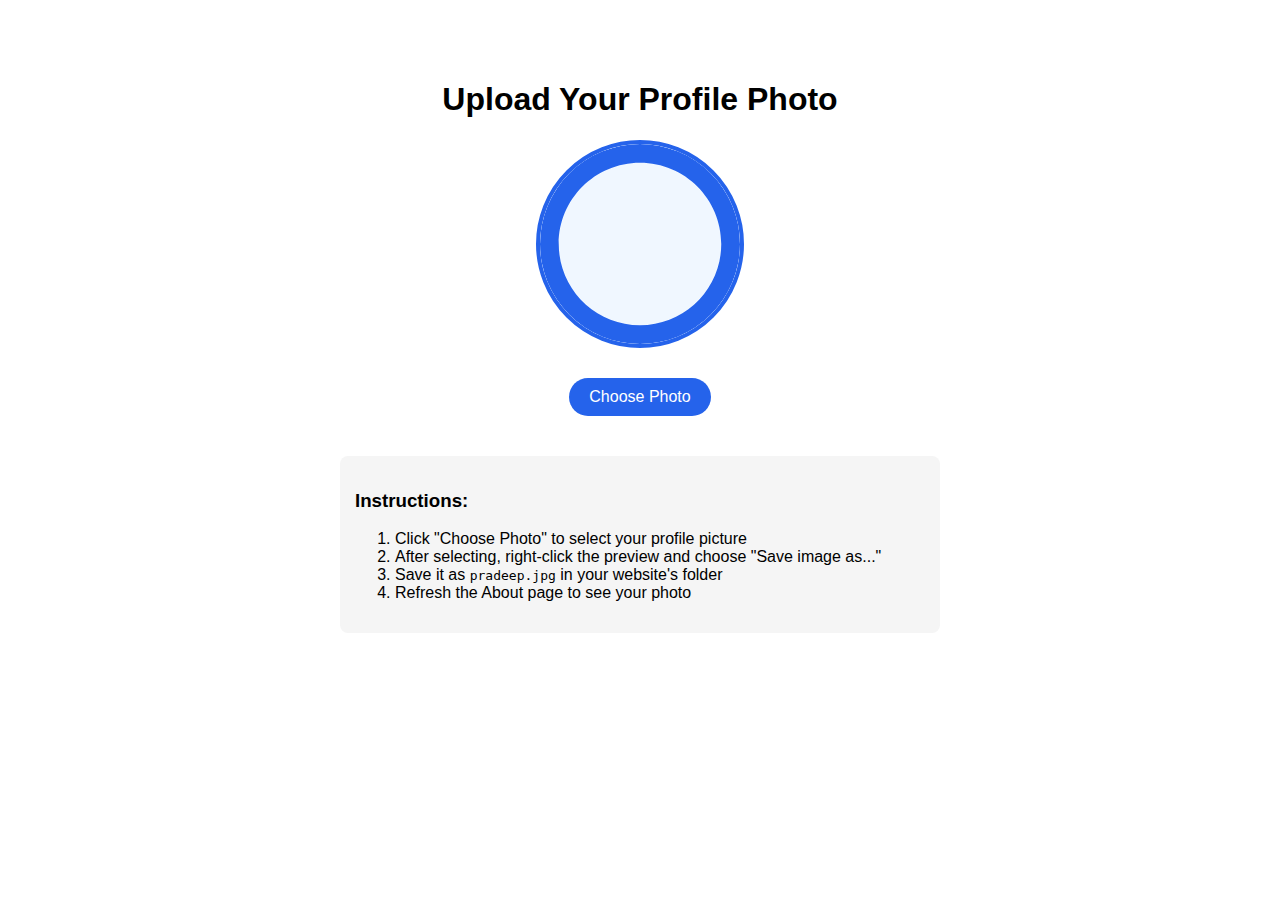
<file: upload-photo.html>
<!DOCTYPE html>
<html>
<head>
    <title>Upload Profile Photo</title>
    <style>
        body {
            font-family: Arial, sans-serif;
            max-width: 600px;
            margin: 40px auto;
            padding: 20px;
            text-align: center;
        }
        .preview {
            width: 200px;
            height: 200px;
            border-radius: 50%;
            overflow: hidden;
            margin: 20px auto;
            border: 4px solid #2563eb;
            background: #f0f7ff;
        }
        #preview {
            width: 100%;
            height: 100%;
            object-fit: cover;
        }
        .upload-btn {
            background: #2563eb;
            color: white;
            padding: 10px 20px;
            border: none;
            border-radius: 20px;
            cursor: pointer;
            font-size: 16px;
            margin: 10px 0;
        }
        .instructions {
            margin-top: 30px;
            text-align: left;
            background: #f5f5f5;
            padding: 15px;
            border-radius: 8px;
        }
    </style>
</head>
<body>
    <h1>Upload Your Profile Photo</h1>
    
    <div class="preview">
        <img id="preview" src="[data-uri]" alt="Preview">
    </div>
    
    <div>
        <input type="file" id="photo-upload" accept="image/*" style="display: none;">
        <button class="upload-btn" onclick="document.getElementById('photo-upload').click()">Choose Photo</button>
    </div>
    
    <div class="instructions">
        <h3>Instructions:</h3>
        <ol>
            <li>Click "Choose Photo" to select your profile picture</li>
            <li>After selecting, right-click the preview and choose "Save image as..."</li>
            <li>Save it as <code>pradeep.jpg</code> in your website's folder</li>
            <li>Refresh the About page to see your photo</li>
        </ol>
    </div>

    <script>
        document.getElementById('photo-upload').addEventListener('change', function(e) {
            const file = e.target.files[0];
            if (file) {
                const reader = new FileReader();
                reader.onload = function(event) {
                    const img = document.getElementById('preview');
                    img.src = event.target.result;
                }
                reader.readAsDataURL(file);
            }
        });
    </script>
</body>
</html>
</file>
<file: styles.css>
/* Reset and Base Styles */
* {
    margin: 0;
    padding: 0;
    box-sizing: border-box;
}

:root {
    --primary-blue: #1e40af;
    --light-blue: #3b82f6;
    --dark-blue: #1e3a8a;
    --accent-color: #3b82f6;
    --blue-50: #eff6ff;
    --blue-100: #dbeafe;
    --blue-200: #bfdbfe;
    --white: #ffffff;
    --off-white: #f8fafc;
    --gray-50: #f9fafb;
    --gray-100: #f3f4f6;
    --gray-200: #e5e7eb;
    --gray-300: #d1d5db;
    --gray-400: #9ca3af;
    --gray-500: #6b7280;
    --gray-600: #4b5563;
    --gray-700: #374151;
    --gray-800: #1f2937;
    --gray-900: #111827;
    --success-color: #10b981;
    --warning-color: #f59e0b;
    --error-color: #ef4444;
    --shadow-sm: 0 1px 2px 0 rgb(0 0 0 / 0.05);
    --shadow: 0 1px 3px 0 rgb(0 0 0 / 0.1), 0 1px 2px -1px rgb(0 0 0 / 0.1);
    --shadow-md: 0 4px 6px -1px rgb(0 0 0 / 0.1), 0 2px 4px -2px rgb(0 0 0 / 0.1);
    --shadow-lg: 0 10px 15px -3px rgb(0 0 0 / 0.1), 0 4px 6px -4px rgb(0 0 0 / 0.1);
}

body {
    font-family: 'Inter', -apple-system, BlinkMacSystemFont, 'Segoe UI', Roboto, sans-serif;
    line-height: 1.7;
    color: var(--gray-800);
    background-color: var(--off-white);
    -webkit-font-smoothing: antialiased;
    -moz-osx-font-smoothing: grayscale;
}

.container {
    max-width: 1200px;
    margin: 0 auto;
    padding: 0 1rem;
}

/* Responsive Base */
@media (max-width: 1024px) {
    .container {
        padding: 0 2rem;
    }
}

@media (max-width: 640px) {
    .container {
        padding: 0 1.25rem;
    }
}

/* Navigation */
.navbar {
    background: var(--white);
    box-shadow: var(--shadow-sm);
    position: fixed;
    top: 0;
    width: 100%;
    z-index: 1000;
}

.nav-container {
    display: flex;
    justify-content: space-between;
    align-items: center;
    padding: 1rem;
    max-width: 1200px;
    margin: 0 auto;
}

.nav-logo a {
    font-size: 1.5rem;
    font-weight: 700;
    color: var(--primary-blue);
    text-decoration: none;
}

.nav-menu {
    display: flex;
    list-style: none;
    gap: 2rem;
}

.nav-link {
    color: var(--gray-600);
    text-decoration: none;
    font-weight: 500;
    transition: color 0.3s ease;
}

.nav-link:hover,
.nav-link.active {
    color: var(--primary-blue);
}

.hamburger {
    display: none;
    flex-direction: column;
    cursor: pointer;
    z-index: 1001;
}

@media (max-width: 768px) {
    .hamburger {
        display: flex;
    }
    
    .nav-menu {
        position: fixed;
        top: 0;
        right: -100%;
        width: 70%;
        height: 100vh;
        background: var(--white);
        flex-direction: column;
        align-items: center;
        justify-content: center;
        transition: 0.5s;
        box-shadow: -5px 0 15px rgba(0, 0, 0, 0.1);
    }
    
    .nav-menu.active {
        right: 0;
    }
    
    .hamburger.active .bar:nth-child(1) {
        transform: translateY(8px) rotate(45deg);
    }
    
    .hamburger.active .bar:nth-child(2) {
        opacity: 0;
    }
    
    .hamburger.active .bar:nth-child(3) {
        transform: translateY(-8px) rotate(-45deg);
    }
}

.bar {
    width: 25px;
    height: 3px;
    background: var(--gray-600);
    margin: 3px 0;
    transition: 0.3s;
}

/* Buttons */
.btn {
    display: inline-flex;
    align-items: center;
    justify-content: center;
    padding: 0.875rem 2rem;
    border-radius: 0.5rem;
    font-weight: 600;
    text-align: center;
    cursor: pointer;
    transition: all 0.25s cubic-bezier(0.4, 0, 0.2, 1);
    text-decoration: none;
    font-size: 1rem;
    border: 2px solid transparent;
    gap: 0.5rem;
    line-height: 1.5;
}

.btn-primary {
    background-color: var(--primary-blue);
    color: white;
    box-shadow: 0 4px 6px -1px rgba(0, 0, 0, 0.1), 0 2px 4px -1px rgba(0, 0, 0, 0.06);
}

.btn-primary:hover {
    background-color: var(--dark-blue);
    transform: translateY(-2px);
    box-shadow: 0 10px 15px -3px rgba(30, 64, 175, 0.2), 0 4px 6px -4px rgba(30, 64, 175, 0.1);
    border-color: var(--dark-blue);
}

.btn-secondary {
    background-color: var(--white);
    color: var(--primary-blue);
    border: 2px solid var(--primary-blue);
    transition: all 0.25s cubic-bezier(0.4, 0, 0.2, 1);
}

.btn-secondary:hover {
    background-color: var(--blue-50);
    transform: translateY(-2px);
    box-shadow: 0 10px 15px -3px rgba(0, 0, 0, 0.1), 0 4px 6px -4px rgba(0, 0, 0, 0.1);
    border-color: var(--primary-blue);
}

/* Hero Section */
.hero {
    min-height: 100vh;
    display: flex;
    align-items: center;
    background: linear-gradient(135deg, #667eea 0%, #764ba2 100%);
    color: var(--white);
    position: relative;
    overflow: hidden;
}

.hero .container {
    display: grid;
    grid-template-columns: 1fr 1fr;
    gap: 3rem;
    align-items: center;
}

.hero-content {
    text-align: center;
}

.hero-profile {
    margin-bottom: 2rem;
}

.hero-photo {
    width: 150px;
    height: 150px;
    border-radius: 50%;
    object-fit: cover;
    border: 4px solid rgba(255, 255, 255, 0.2);
    box-shadow: 0 8px 32px rgba(0, 0, 0, 0.3);
    transition: transform 0.3s ease, box-shadow 0.3s ease;
}

.hero-photo:hover {
    transform: scale(1.05);
    box-shadow: 0 12px 40px rgba(0, 0, 0, 0.4);
}

.hero-title {
    font-size: 3rem;
    font-weight: 700;
    margin-bottom: 1.5rem;
    line-height: 1.2;
}

.hero-subtitle {
    font-size: 1.25rem;
    margin-bottom: 2rem;
    opacity: 0.9;
    line-height: 1.6;
}

.hero-buttons {
    display: flex;
    gap: 1rem;
    justify-content: center;
    flex-wrap: wrap;
}

/* Code Preview Styles */
.code-preview {
    background: var(--gray-900);
    border-radius: 0.75rem;
    overflow: hidden;
    box-shadow: 0 20px 25px -5px rgba(0, 0, 0, 0.1), 0 10px 10px -5px rgba(0, 0, 0, 0.04);
}

.hero-image {
    position: relative;
    height: 100%;
    min-height: 300px;
}

.code-header {
    display: flex;
    align-items: center;
    margin-bottom: 1rem;
}

.code-buttons {
    display: flex;
    gap: 0.5rem;
}

.code-btn {
    width: 12px;
    height: 12px;
    border-radius: 50%;
}

.code-btn.red { background: #ef4444; }
.code-btn.yellow { background: #f59e0b; }
.code-btn.green { background: #10b981; }

.code-content {
    font-family: 'Fira Code', monospace;
    color: #e2e8f0;
    font-size: 0.9rem;
    line-height: 1.6;
}

.code-line {
    margin-bottom: 0.5rem;
}

.code-comment { color: #64748b; }
.code-keyword { color: #60a5fa; }
.code-function { color: #38bdf8; }
.code-string { color: #86efac; }
.code-variable { color: #f472b6; }

@media (max-width: 1024px) {
    .hero-content {
        grid-template-columns: 1fr;
        text-align: center;
    }
    
    .hero-text {
        order: 2;
    }
    
    .hero-image {
        order: 1;
        max-width: 600px;
        margin: 0 auto;
    }
}

@media (max-width: 640px) {
    .hero {
        padding: 6rem 0 4rem;
    }
    
    .hero-text h1 {
        font-size: 2rem;
    }
    
    .code-preview {
        padding: 1rem;
    }
    
    .code-content {
        font-size: 0.8rem;
    }
}

.hero-title {
    font-size: 3.75rem;
    font-weight: 800;
    line-height: 1.1;
    color: var(--gray-900);
    margin-bottom: 1.5rem;
    background: linear-gradient(to right, var(--primary-blue), var(--accent-color));
    -webkit-background-clip: text;
    -webkit-text-fill-color: transparent;
    background-clip: text;
    letter-spacing: -0.025em;
    max-width: 90%;
}

.hero-subtitle {
    font-size: 1.25rem;
    color: var(--gray-600);
    max-width: 600px;
    margin: 0 auto 2rem;
}

.hero-buttons {
    display: flex;
    gap: 1rem;
    justify-content: center;
    flex-wrap: wrap;
}

/* Code Preview */
.code-preview {
    background: var(--gray-900);
    border-radius: 0.75rem;
    overflow: hidden;
    box-shadow: var(--shadow-lg);
    max-width: 500px;
    margin: 0 auto;
}

.code-header {
    background: var(--gray-800);
    padding: 0.75rem 1rem;
    display: flex;
    align-items: center;
    gap: 0.5rem;
}

.code-dots {
    display: flex;
    gap: 0.25rem;
}

.code-dots span {
    width: 12px;
    height: 12px;
    border-radius: 50%;
    background: var(--gray-600);
}

.code-dots span:nth-child(1) { background: #ff5f56; }
.code-dots span:nth-child(2) { background: #ffbd2e; }
.code-dots span:nth-child(3) { background: #27ca3f; }

.code-title {
    color: var(--gray-300);
    font-size: 0.875rem;
    margin-left: auto;
}

.code-content {
    padding: 1rem;
    font-family: 'Monaco', 'Menlo', monospace;
    font-size: 0.875rem;
    line-height: 1.5;
}

.code-content .keyword { color: #ff79c6; }
.code-content .variable { color: #8be9fd; }
.code-content .function { color: #50fa7b; }
.code-content .string { color: #f1fa8c; }
.code-content .method { color: #50fa7b; }
.code-content .parameter { color: #ffb86c; }
.code-content .property { color: #8be9fd; }
.code-content .number { color: #bd93f9; }

/* Responsive Skills Section */
.skills {
    padding: 8rem 0;
    background-color: var(--white);
    border-bottom: 1px solid var(--gray-100);
}

.skills h2 {
    text-align: center;
    margin-bottom: 3rem;
}

.skills-grid {
    display: grid;
    grid-template-columns: repeat(auto-fit, minmax(300px, 1fr));
    gap: 2rem;
}

.skill-category {
    background: var(--white);
    border-radius: 0.5rem;
    padding: 2rem;
    box-shadow: var(--shadow);
    transition: transform 0.3s ease;
}

.skill-category:hover {
    transform: translateY(-5px);
}

.skill-category h3 {
    font-size: 1.25rem;
    font-weight: 600;
    color: var(--gray-900);
    margin-bottom: 1rem;
}

.skill-tags {
    display: flex;
    flex-wrap: wrap;
    gap: 0.5rem;
}

.skill-tag {
    display: inline-flex;
    align-items: center;
    background-color: var(--blue-50);
    color: var(--primary-blue);
    padding: 0.5rem 1rem;
    border-radius: 9999px;
    font-size: 0.875rem;
    font-weight: 500;
    margin: 0.25rem 0.5rem 0.25rem 0;
    transition: all 0.2s cubic-bezier(0.4, 0, 0.2, 1);
    border: 1px solid var(--blue-100);
    line-height: 1.25;
}

.skill-tag:hover {
    background: var(--primary-blue);
    color: white;
    transform: scale(1.05);
}

@media (max-width: 768px) {
    .skills-grid {
        grid-template-columns: 1fr;
    }
    
    .skill-category {
        padding: 1.5rem;
    }
}

.skill-category h3 {
    font-size: 1.25rem;
    font-weight: 600;
    color: var(--gray-900);
    margin-bottom: 1rem;
}

.skill-tags {
    display: flex;
    flex-wrap: wrap;
    gap: 0.5rem;
}

.skill-tag {
    background: var(--blue-100);
    color: var(--primary-blue);
    padding: 0.5rem 1rem;
    border-radius: 2rem;
    font-size: 0.875rem;
    font-weight: 500;
}

/* Summary Section */
.summary {
    padding: 4rem 0;
    background: var(--gray-50);
}

.summary-content h2 {
    font-size: 2rem;
    font-weight: 700;
    color: var(--gray-900);
    margin-bottom: 1.5rem;
}

.summary-content p {
    font-size: 1.125rem;
    color: var(--gray-600);
    margin-bottom: 2rem;
    max-width: 800px;
}

.summary-stats {
    display: grid;
    grid-template-columns: repeat(auto-fit, minmax(150px, 1fr));
    gap: 2rem;
    margin-top: 2rem;
}

.stat {
    text-align: center;
}

.stat-number {
    display: block;
    font-size: 2.5rem;
    font-weight: 700;
    color: var(--primary-blue);
}

.stat-label {
    color: var(--gray-600);
    font-weight: 500;
}

/* Page Header */
.page-header {
    padding: 8rem 0 4rem;
    background: var(--blue-50);
    text-align: center;
}

.page-header h1 {
    font-size: 3rem;
    font-weight: 700;
    color: var(--gray-900);
    margin-bottom: 1rem;
}

.page-header p {
    font-size: 1.25rem;
    color: var(--gray-600);
}

/* Portfolio */
.portfolio {
    padding: 4rem 0;
}

.portfolio-filters {
    display: flex;
    justify-content: center;
    gap: 1rem;
    margin-bottom: 3rem;
    flex-wrap: wrap;
}

.filter-btn {
    background: var(--white);
    border: 2px solid var(--gray-200);
    color: var(--gray-600);
    padding: 0.5rem 1rem;
    border-radius: 2rem;
    cursor: pointer;
    transition: all 0.3s ease;
}

.filter-btn.active,
.filter-btn:hover {
    background: var(--primary-blue);
    color: var(--white);
    border-color: var(--primary-blue);
}

.portfolio-grid {
    display: grid;
    grid-template-columns: repeat(auto-fit, minmax(350px, 1fr));
    gap: 2rem;
}

.portfolio-item {
    background: var(--white);
    border-radius: 0.75rem;
    overflow: hidden;
    box-shadow: var(--shadow);
    transition: transform 0.3s ease, box-shadow 0.3s ease;
}

.portfolio-item:hover {
    transform: translateY(-5px);
    box-shadow: var(--shadow-lg);
}

.portfolio-image {
    height: 200px;
    background: var(--gray-100);
    display: flex;
    align-items: center;
    justify-content: center;
}

.browser-mockup {
    width: 90%;
    background: var(--white);
    border-radius: 0.5rem;
    overflow: hidden;
    box-shadow: var(--shadow-md);
}

.browser-header {
    background: var(--gray-200);
    padding: 0.5rem;
    display: flex;
    align-items: center;
    gap: 0.5rem;
}

.browser-dots {
    display: flex;
    gap: 0.25rem;
}

.browser-dots span {
    width: 8px;
    height: 8px;
    border-radius: 50%;
    background: var(--gray-400);
}

.browser-url {
    background: var(--white);
    padding: 0.25rem 0.5rem;
    border-radius: 0.25rem;
    font-size: 0.75rem;
    color: var(--gray-600);
    margin-left: auto;
}

.browser-content {
    padding: 1rem;
    height: 100px;
}

.mockup-header {
    font-weight: 600;
    color: var(--gray-700);
    margin-bottom: 0.5rem;
}

.mockup-grid {
    display: grid;
    grid-template-columns: repeat(3, 1fr);
    gap: 0.5rem;
}

.mockup-card {
    height: 40px;
    background: var(--blue-100);
    border-radius: 0.25rem;
}

.portfolio-content {
    padding: 1.5rem;
}

.portfolio-content h3 {
    font-size: 1.25rem;
    font-weight: 600;
    color: var(--gray-900);
    margin-bottom: 0.5rem;
}

.portfolio-content p {
    color: var(--gray-600);
    margin-bottom: 1rem;
}

.tech-stack {
    display: flex;
    flex-wrap: wrap;
    gap: 0.5rem;
    margin-bottom: 1rem;
}

.tech-tag {
    background: var(--gray-100);
    color: var(--gray-700);
    padding: 0.25rem 0.75rem;
    border-radius: 1rem;
    font-size: 0.875rem;
}

.project-links {
    display: flex;
    gap: 1rem;
}

.project-link {
    color: var(--primary-blue);
    text-decoration: none;
    font-weight: 500;
    font-size: 0.875rem;
}

.project-link:hover {
    text-decoration: underline;
}

/* About Page */
.about-content {
    padding: 4rem 0;
}

.about-grid {
    display: grid;
    grid-template-columns: 2fr 1fr;
    gap: 3rem;
}

.about-text h2 {
    font-size: 2rem;
    font-weight: 700;
    color: var(--gray-900);
    margin-bottom: 1.5rem;
}

.about-text p {
    margin-bottom: 1.5rem;
    color: var(--gray-600);
    line-height: 1.7;
}

.about-highlights {
    display: grid;
    gap: 1.5rem;
    margin-top: 2rem;
}

.highlight {
    display: flex;
    align-items: flex-start;
    gap: 1rem;
}

.highlight i {
    color: var(--primary-blue);
    font-size: 1.5rem;
    margin-top: 0.25rem;
}

.highlight h3 {
    font-size: 1.125rem;
    font-weight: 600;
    color: var(--gray-900);
    margin-bottom: 0.5rem;
}

.highlight p {
    color: var(--gray-600);
    margin: 0;
}

.profile-card {
    background: var(--white);
    padding: 2rem;
    border-radius: 0.75rem;
    box-shadow: var(--shadow);
    text-align: center;
    height: fit-content;
}

.profile-avatar {
    width: 150px;
    height: 150px;
    margin: 0 auto 1.5rem;
}

.profile-photo-container {
    width: 100%;
    height: 100%;
    border-radius: 50%;
    overflow: hidden;
    border: 4px solid var(--blue-100);
    box-shadow: var(--shadow);
    display: flex;
    align-items: center;
    justify-content: center;
    background: var(--blue-50);
}

.profile-photo {
    width: 100%;
    height: 100%;
    object-fit: cover;
}

.profile-photo-container i {
    font-size: 5rem;
    color: var(--primary-blue);
}

.profile-avatar i {
    font-size: 4rem;
    color: var(--primary-blue);
    margin-bottom: 1rem;
}

.profile-card h3 {
    font-size: 1.5rem;
    font-weight: 700;
    color: var(--gray-900);
    margin-bottom: 0.5rem;
}

.profile-title {
    color: var(--gray-600);
    margin-bottom: 1.5rem;
}

.profile-info {
    margin-bottom: 2rem;
}

.info-item {
    display: flex;
    align-items: center;
    gap: 0.75rem;
    margin-bottom: 0.75rem;
    text-align: left;
}

.info-item i {
    color: var(--primary-blue);
    width: 16px;
}

/* Timeline */
.experience {
    padding: 4rem 0;
    background: var(--gray-50);
}

.timeline {
    position: relative;
    max-width: 800px;
    margin: 0 auto;
}

.timeline::before {
    content: '';
    position: absolute;
    left: 2rem;
    top: 0;
    bottom: 0;
    width: 2px;
    background: var(--blue-200);
}

.timeline-item {
    position: relative;
    margin-bottom: 3rem;
    padding-left: 5rem;
}

.timeline-item::before {
    content: '';
    position: absolute;
    left: 1.25rem;
    top: 0.5rem;
    width: 1.5rem;
    height: 1.5rem;
    background: var(--primary-blue);
    border-radius: 50%;
    border: 4px solid var(--white);
    box-shadow: var(--shadow);
}

.timeline-date {
    color: var(--primary-blue);
    font-weight: 600;
    font-size: 0.875rem;
    margin-bottom: 0.5rem;
}

.timeline-content h3 {
    font-size: 1.25rem;
    font-weight: 600;
    color: var(--gray-900);
    margin-bottom: 0.25rem;
}

.timeline-content h4 {
    color: var(--gray-600);
    margin-bottom: 1rem;
}

.timeline-content p {
    color: var(--gray-600);
    margin-bottom: 1rem;
    line-height: 1.6;
}

.timeline-skills {
    display: flex;
    flex-wrap: wrap;
    gap: 0.5rem;
}

.timeline-skills span {
    background: var(--blue-100);
    color: var(--primary-blue);
    padding: 0.25rem 0.75rem;
    border-radius: 1rem;
    font-size: 0.75rem;
}

/* Education */
.education {
    padding: 4rem 0;
}

.education-grid {
    display: grid;
    grid-template-columns: repeat(auto-fit, minmax(300px, 1fr));
    gap: 2rem;
}

.education-item {
    background: var(--white);
    padding: 2rem;
    border-radius: 0.75rem;
    box-shadow: var(--shadow);
    text-align: center;
}

.education-icon {
    margin-bottom: 1rem;
}

.education-icon i {
    font-size: 2.5rem;
    color: var(--primary-blue);
}

.education-item h3 {
    font-size: 1.25rem;
    font-weight: 600;
    color: var(--gray-900);
    margin-bottom: 0.5rem;
}

.education-item h4 {
    color: var(--gray-600);
    margin-bottom: 0.5rem;
}

.education-date {
    color: var(--primary-blue);
    font-weight: 600;
    font-size: 0.875rem;
    margin-bottom: 1rem;
}

/* Contact */
.contact {
    padding: 4rem 0;
}

.contact-grid {
    display: grid;
    grid-template-columns: 1fr 1fr;
    gap: 4rem;
}

.contact-info h2 {
    font-size: 2rem;
    font-weight: 700;
    color: var(--gray-900);
    margin-bottom: 1rem;
}

.contact-info > p {
    color: var(--gray-600);
    margin-bottom: 2rem;
    line-height: 1.7;
}

.contact-methods {
    margin-bottom: 2rem;
}

.contact-method {
    display: flex;
    align-items: flex-start;
    gap: 1rem;
    margin-bottom: 2rem;
}

.contact-icon {
    background: var(--blue-100);
    padding: 0.75rem;
    border-radius: 0.5rem;
    color: var(--primary-blue);
}

.contact-details h3 {
    font-weight: 600;
    color: var(--gray-900);
    margin-bottom: 0.25rem;
}

.contact-details p {
    color: var(--gray-700);
    margin-bottom: 0.25rem;
}

.contact-details span {
    color: var(--gray-500);
    font-size: 0.875rem;
}

.availability {
    background: var(--blue-50);
    padding: 1.5rem;
    border-radius: 0.75rem;
}

.availability h3 {
    font-weight: 600;
    color: var(--gray-900);
    margin-bottom: 1rem;
}

.availability-status {
    display: flex;
    align-items: center;
    gap: 0.5rem;
    margin-bottom: 0.75rem;
}

.status-indicator {
    width: 12px;
    height: 12px;
    border-radius: 50%;
}

.status-indicator.available {
    background: #10b981;
}

/* Contact Form */
.contact-form-container {
    background: var(--white);
    padding: 2rem;
    border-radius: 0.75rem;
    box-shadow: var(--shadow);
}

.contact-form h2 {
    font-size: 1.5rem;
    font-weight: 700;
    color: var(--gray-900);
    margin-bottom: 1.5rem;
}

.form-group {
    margin-bottom: 1.5rem;
}

.form-group label {
    display: block;
    font-weight: 500;
    color: var(--gray-700);
    margin-bottom: 0.5rem;
}

.form-group input,
.form-group select,
.form-group textarea {
    width: 100%;
    padding: 0.75rem;
    border: 2px solid var(--gray-200);
    border-radius: 0.5rem;
    font-size: 1rem;
    transition: border-color 0.3s ease;
}

.form-group input:focus,
.form-group select:focus,
.form-group textarea:focus {
    outline: none;
    border-color: var(--primary-blue);
}

.checkbox-group {
    display: flex;
    align-items: flex-start;
    gap: 0.75rem;
}

.checkbox-label {
    display: flex;
    align-items: flex-start;
    gap: 0.5rem;
    cursor: pointer;
    font-size: 0.875rem;
    line-height: 1.5;
}

.checkbox-label input[type="checkbox"] {
    width: auto;
    margin: 0;
}

.btn-loading {
    display: none;
}

.form-message {
    margin-top: 1rem;
    padding: 0.75rem;
    border-radius: 0.5rem;
    display: none;
}

.form-message.success {
    background: #d1fae5;
    color: #065f46;
    border: 1px solid #a7f3d0;
}

.form-message.error {
    background: #fee2e2;
    color: #991b1b;
    border: 1px solid #fecaca;
}

/* CTA Section */
.cta {
    padding: 4rem 0;
    background: var(--blue-50);
    text-align: center;
}

.cta-content h2 {
    font-size: 2.5rem;
    font-weight: 700;
    color: var(--gray-900);
    margin-bottom: 1rem;
}

.cta-content p {
    font-size: 1.25rem;
    color: var(--gray-600);
    margin-bottom: 2rem;
}

.cta-buttons {
    display: flex;
    gap: 1rem;
    justify-content: center;
    flex-wrap: wrap;
}

/* Footer */
.footer {
    background: var(--gray-900);
    color: var(--white);
    padding: 2rem 0;
}

.footer-content {
    display: flex;
    justify-content: space-between;
    align-items: center;
}

.social-links {
    display: flex;
    gap: 1rem;
}

.social-link {
    color: var(--gray-400);
    font-size: 1.25rem;
    transition: color 0.3s ease;
}

.social-link:hover {
    color: var(--white);
}

/* Responsive Design */
@media (max-width: 768px) {
    .hamburger {
        display: flex;
    }
    
    .nav-menu {
        position: fixed;
        left: -100%;
        top: 70px;
        flex-direction: column;
        background-color: var(--white);
        width: 100%;
        text-align: center;
        transition: 0.3s;
        box-shadow: var(--shadow);
        padding: 2rem 0;
    }
    
    .nav-menu.active {
        left: 0;
    }
    
    .hero-title {
        font-size: 2.5rem;
    }
    
    .hero-buttons {
        flex-direction: column;
        align-items: center;
    }
    
    .about-grid,
    .contact-grid {
        grid-template-columns: 1fr;
        gap: 2rem;
    }
    
    .timeline::before {
        left: 1rem;
    }
    
    .timeline-item {
        padding-left: 3rem;
    }
    
    .timeline-item::before {
        left: 0.25rem;
    }
    
    .footer-content {
        flex-direction: column;
        gap: 1rem;
        text-align: center;
    }
    
    .portfolio-grid {
        grid-template-columns: 1fr;
    }
    
    .skills-grid {
        grid-template-columns: 1fr;
    }
}

@media (max-width: 480px) {
    .container {
        padding: 0 0.5rem;
    }
    
    .hero {
        padding: 6rem 0 3rem;
    }
    
    .hero-title {
        font-size: 2rem;
    }
    
    .section-title {
        font-size: 2rem;
    }
    
    .page-header h1 {
        font-size: 2rem;
    }
}
</file>
